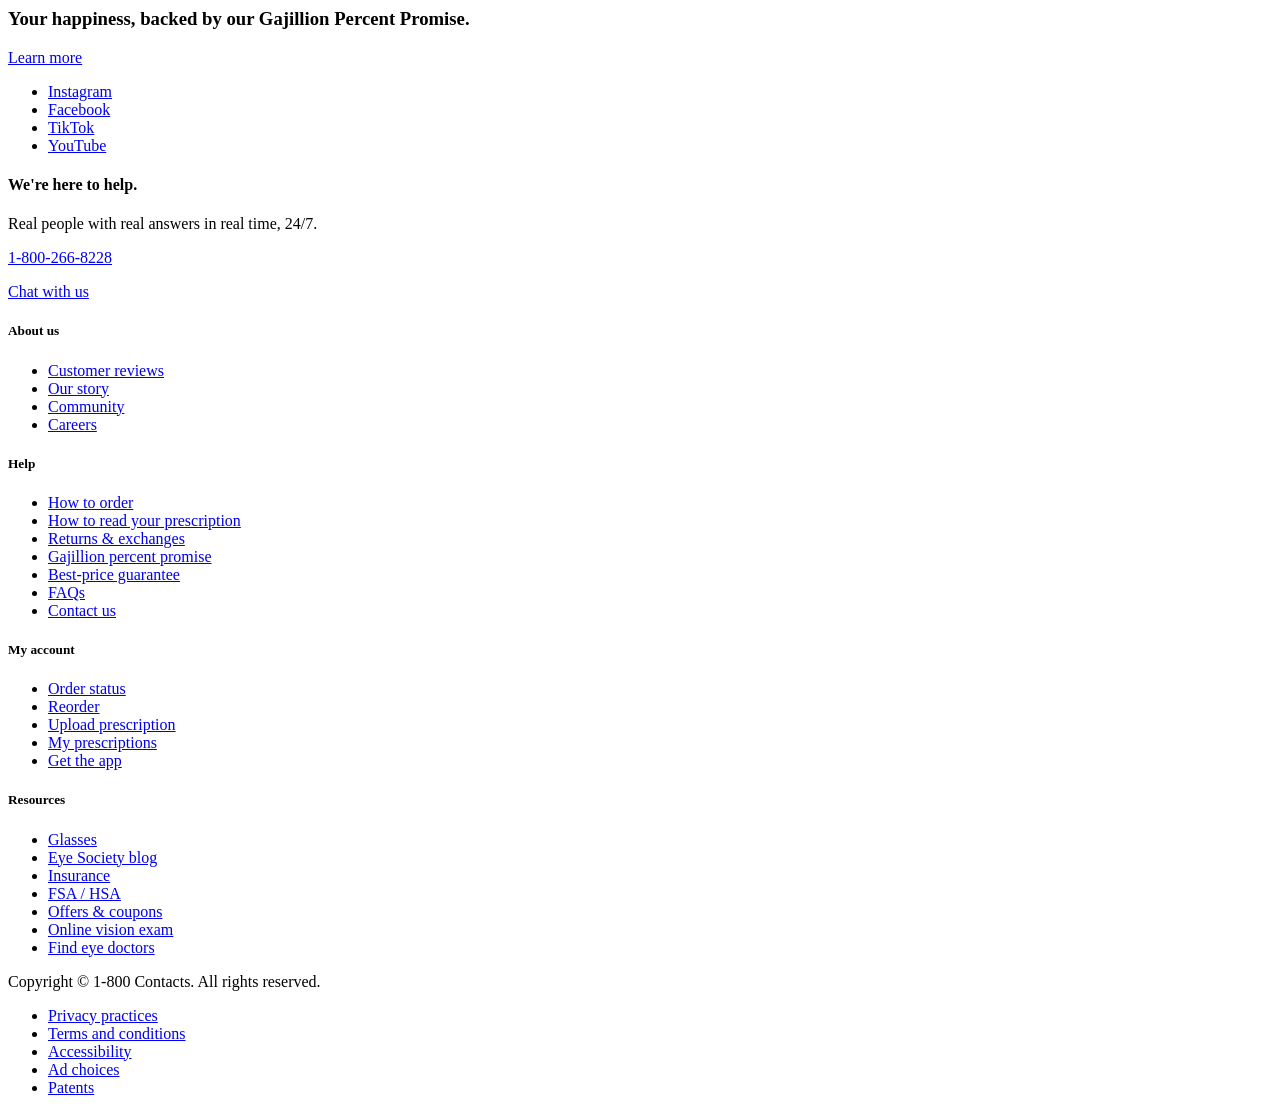
<file: content/footer.html>
<body>
<header></header>
<main>
  <div>
    <h3>Your happiness, backed by our Gajillion Percent Promise.</h3>
    <p><a href="/gajillion-percent-promise">Learn more</a></p>
    <ul>
      <li><a href="https://www.instagram.com/1800contacts/">Instagram</a></li>
      <li><a href="https://www.facebook.com/1800contacts/">Facebook</a></li>
      <li><a href="https://www.tiktok.com/@1800contacts">TikTok</a></li>
      <li><a href="https://www.youtube.com/user/1800contacts">YouTube</a></li>
    </ul>
  </div>
  <div>
    <h4>We're here to help.</h4>
    <p>Real people with real answers in real time, 24/7.</p>
    <p><a href="tel:18002668228">1-800-266-8228</a></p>
    <p><a href="/contact-us">Chat with us</a></p>
  </div>
  <div>
    <h5>About us</h5>
    <ul>
      <li><a href="/reviews">Customer reviews</a></li>
      <li><a href="/the-company">Our story</a></li>
      <li><a href="/eyesociety/category/community">Community</a></li>
      <li><a href="/careers">Careers</a></li>
    </ul>
    <h5>Help</h5>
    <ul>
      <li><a href="/how-to-order">How to order</a></li>
      <li><a href="/how-to-read-rx">How to read your prescription</a></li>
      <li><a href="/returns-and-exchanges">Returns &amp; exchanges</a></li>
      <li><a href="/gajillion-percent-promise">Gajillion percent promise</a></li>
      <li><a href="/best-price-guarantee">Best-price guarantee</a></li>
      <li><a href="/common-questions-faq">FAQs</a></li>
      <li><a href="/contact-us">Contact us</a></li>
    </ul>
    <h5>My account</h5>
    <ul>
      <li><a href="/account/order-history">Order status</a></li>
      <li><a href="/reorder">Reorder</a></li>
      <li><a href="/upload-rx">Upload prescription</a></li>
      <li><a href="/account/prescriptions">My prescriptions</a></li>
      <li><a href="/mobile-app">Get the app</a></li>
    </ul>
    <h5>Resources</h5>
    <ul>
      <li><a href="/glasses">Glasses</a></li>
      <li><a href="/eyesociety">Eye Society blog</a></li>
      <li><a href="/vision-insurance">Insurance</a></li>
      <li><a href="/fsa-fund-use">FSA / HSA</a></li>
      <li><a href="/coupon">Offers &amp; coupons</a></li>
      <li><a href="/exam/landing">Online vision exam</a></li>
      <li><a href="/eye-doctor-search">Find eye doctors</a></li>
    </ul>
  </div>
  <div>
    <p>Copyright © 1-800 Contacts. All rights reserved.</p>
    <ul>
      <li><a href="/privacy/notice-of-privacy-practices">Privacy practices</a></li>
      <li><a href="/terms/terms-and-conditions">Terms and conditions</a></li>
      <li><a href="/accessibility">Accessibility</a></li>
      <li><a href="#">Ad choices</a></li>
      <li><a href="/patents">Patents</a></li>
    </ul>
  </div>
</main>
<footer></footer>
</body>
</file>
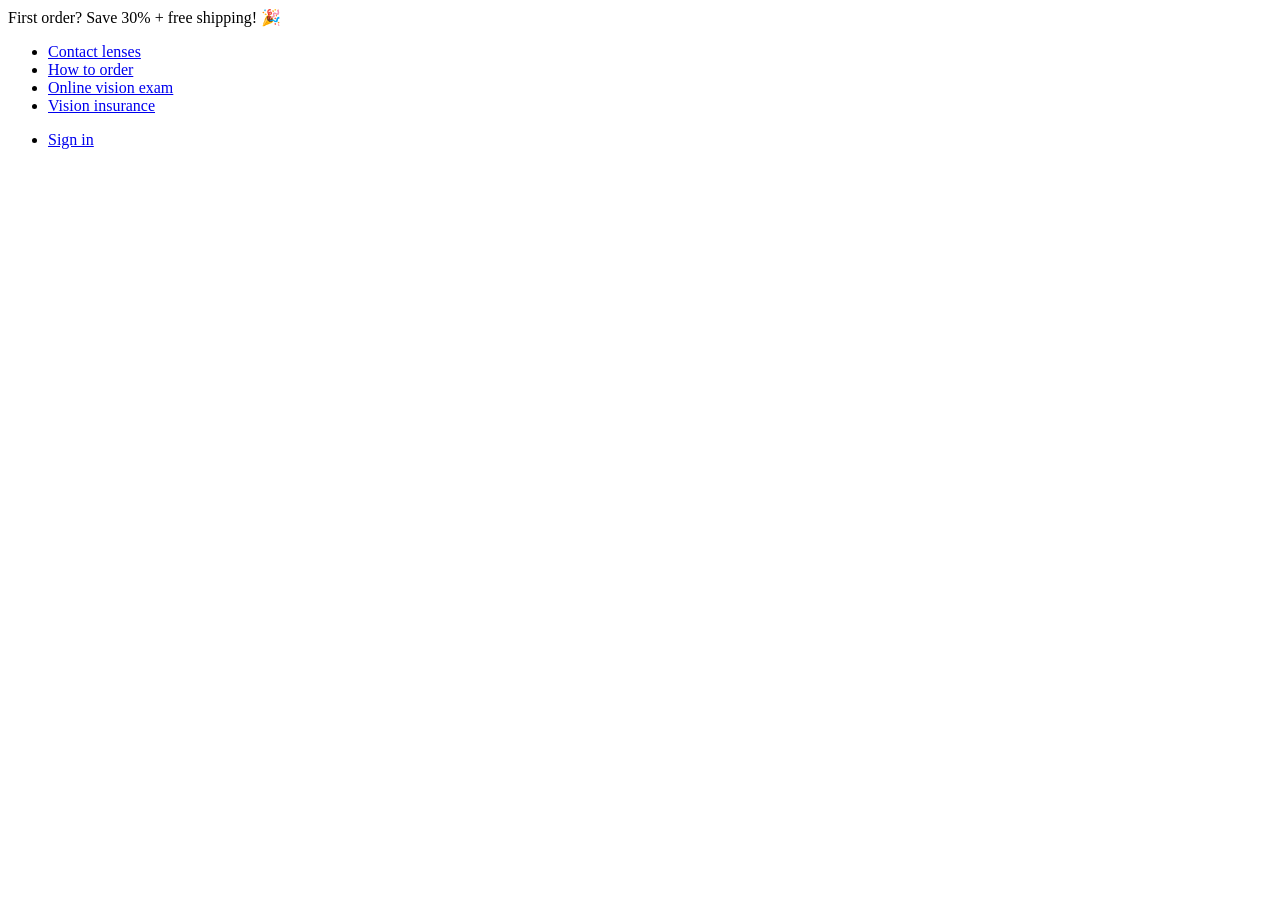
<file: content/nav.html>
<body>
<header></header>
<main>
  <div>
    <p>First order? Save 30% + free shipping! 🎉</p>
  </div>
  <div>
    <ul>
      <li><a href="/lenses">Contact lenses</a></li>
      <li><a href="/how-to-order">How to order</a></li>
      <li><a href="/exam">Online vision exam</a></li>
      <li><a href="/vision-insurance">Vision insurance</a></li>
    </ul>
  </div>
  <div>
    <ul>
      <li><a href="/account">Sign in</a></li>
    </ul>
  </div>
</main>
<footer></footer>
</body>
</file>
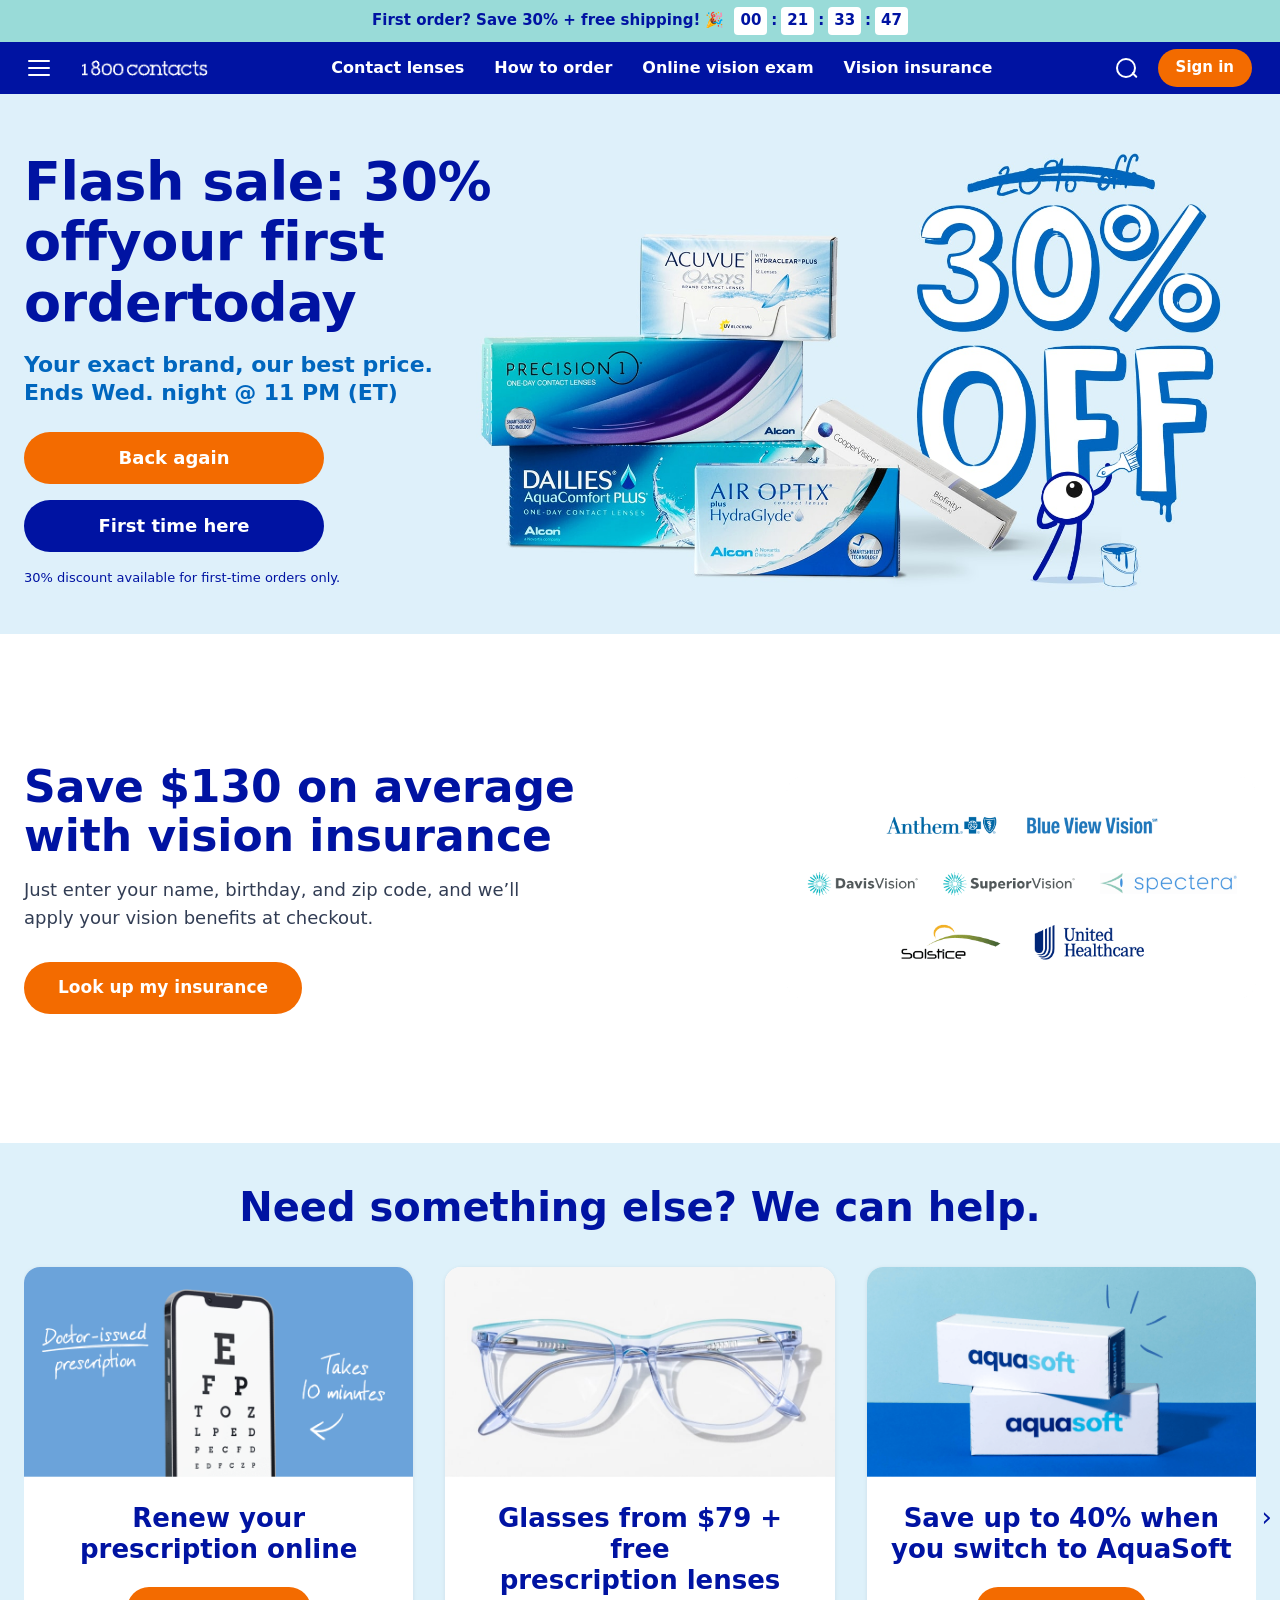
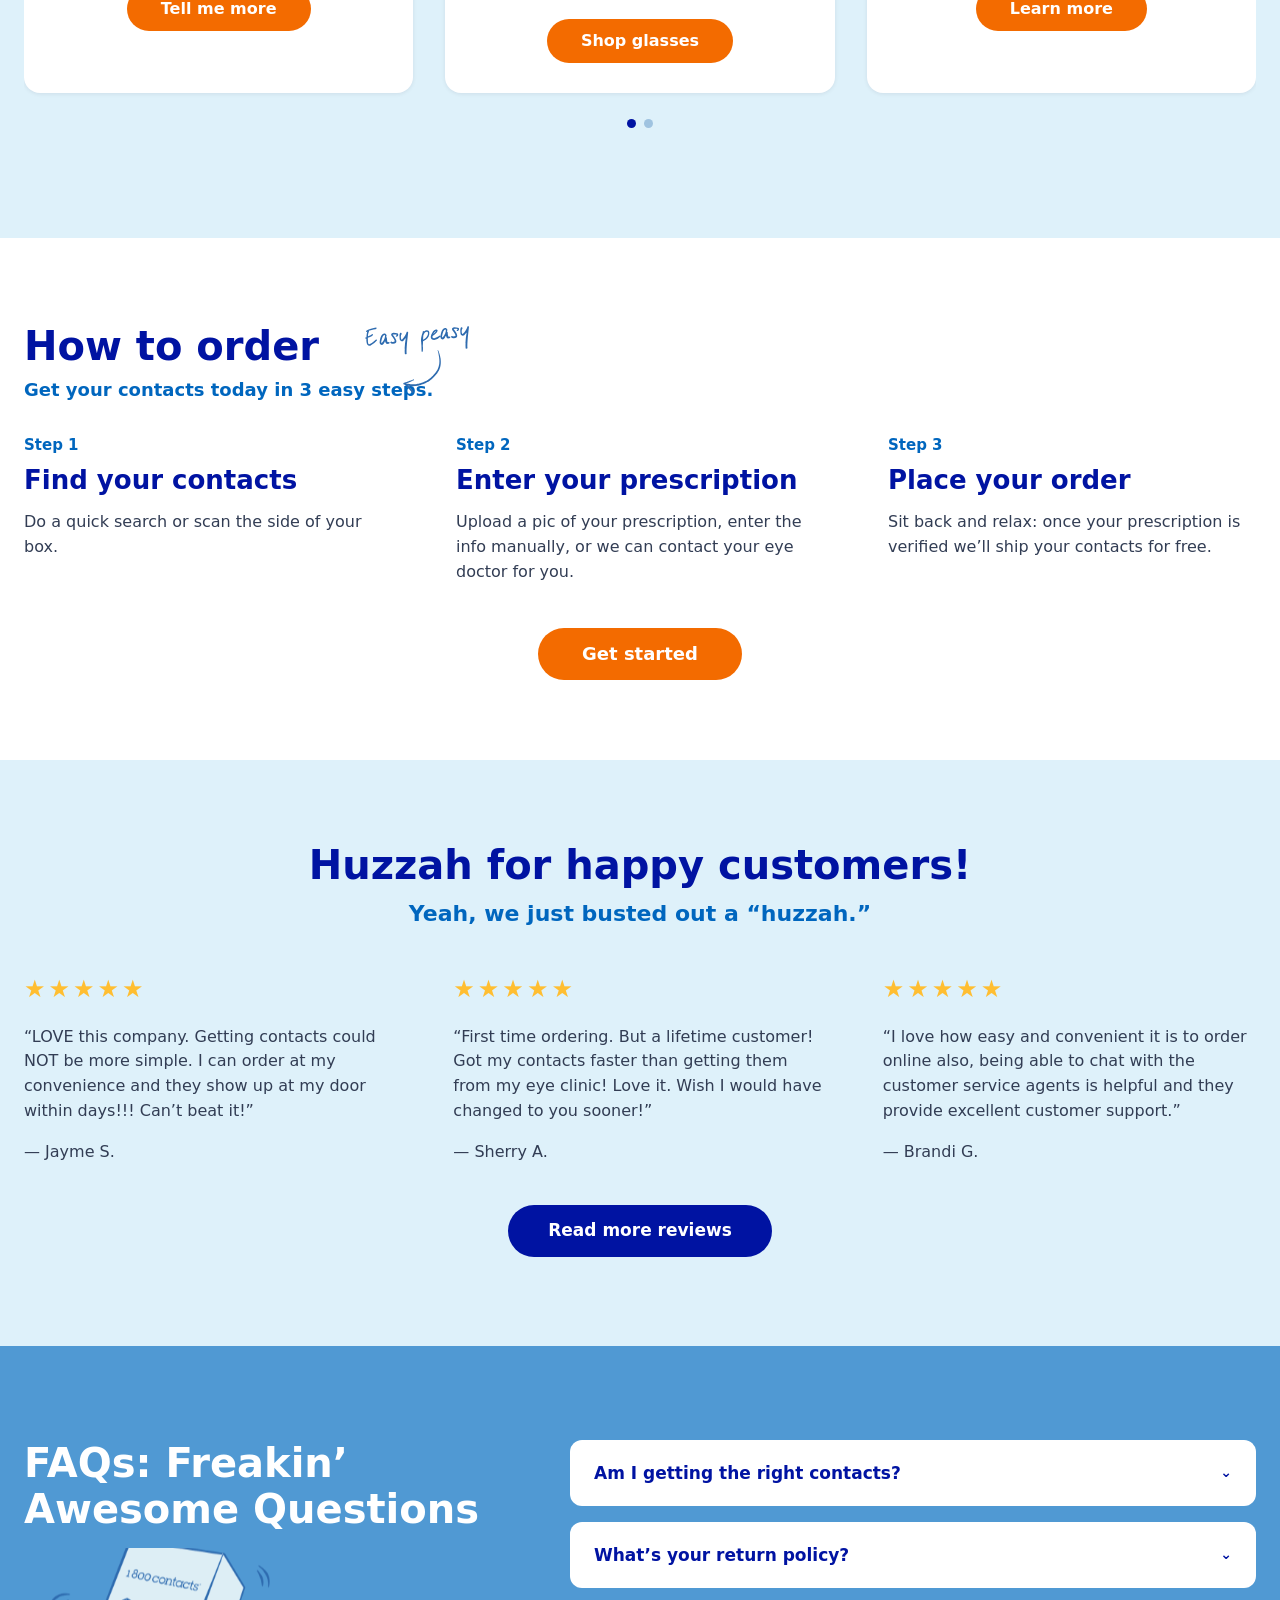
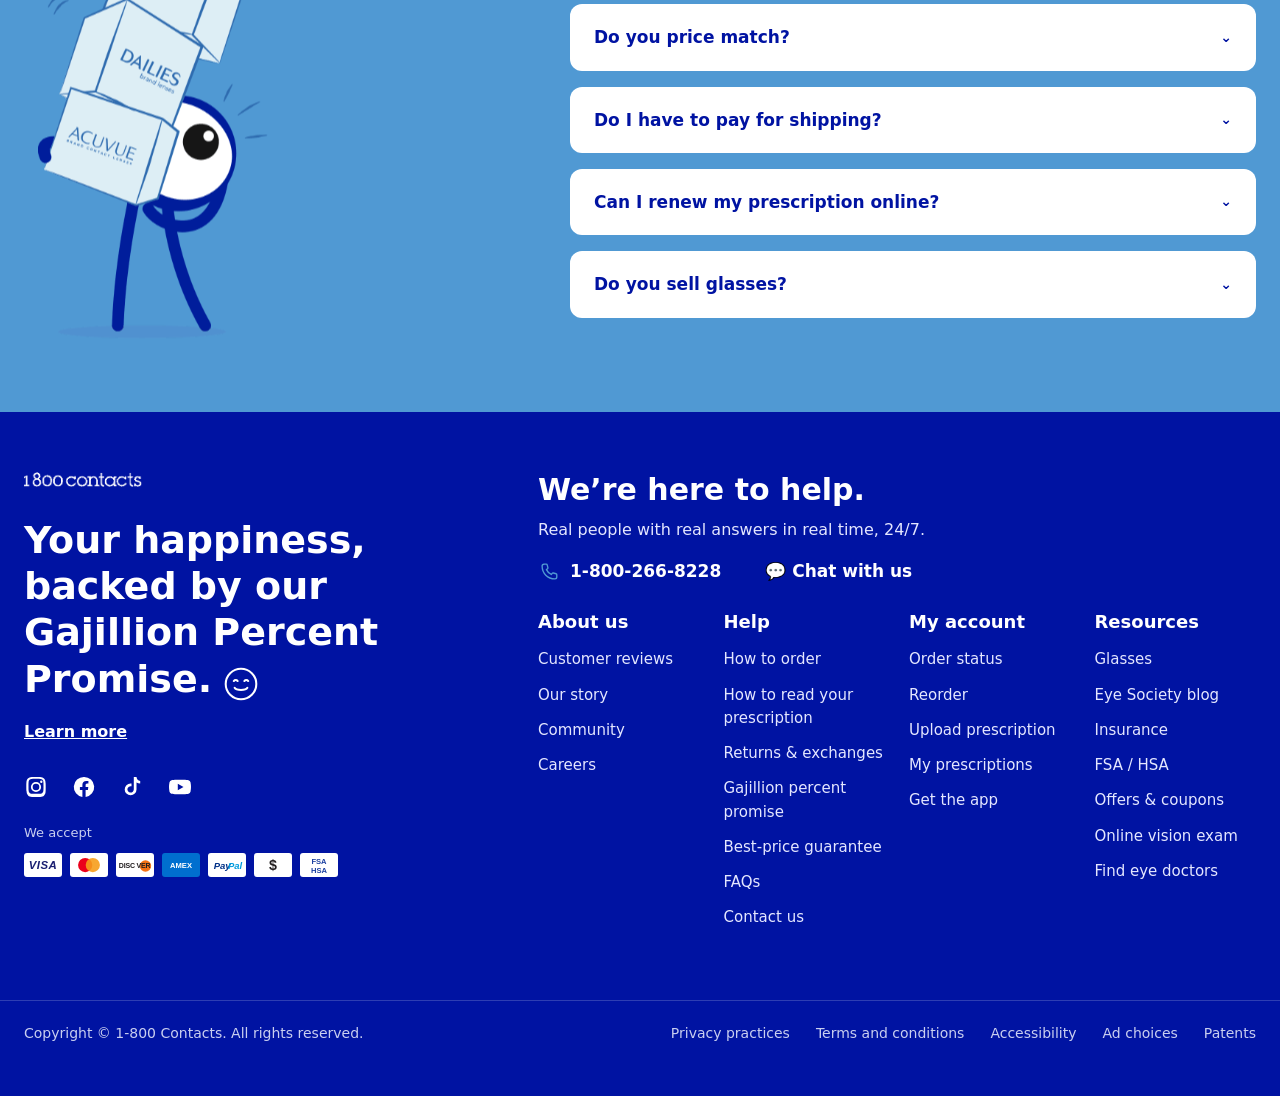
<file: stardust/prototypes/index-proposed.html>
<!DOCTYPE html>
<html lang="en">
<head>
<meta charset="utf-8">
<meta name="viewport" content="width=device-width, initial-scale=1">
<title>1-800 Contacts | Order Contact Lenses Online</title>
<meta name="description" content="At 1-800 Contacts, we beat any price on contact lenses, plus free, fast shipping and convenient online ordering. We Deliver. You Save™">
<style>
:root{
  --navy:#0013a2; --navy-deep:#000083; --blue:#0066be; --blue-mid:#5099d3;
  --fill:#def1fa; --hero-wash:#dbedf7; --mint:#99dbd8; --orange:#f36b00;
  --star:#ffbe31; --text:#323d54; --muted:#5c667a; --white:#fff;
  --heading:'Ambit','Nunito','Quicksand','Segoe UI',system-ui,sans-serif;
  --body:'Ambit','Nunito Sans','Helvetica Neue',system-ui,sans-serif;
  --container:1332px;
}
*{box-sizing:border-box;}
html,body{margin:0;padding:0;}
body{font-family:var(--body);color:var(--text);font-size:17px;line-height:1.55;-webkit-font-smoothing:antialiased;}
.wrap{max-width:var(--container);margin:0 auto;padding:0 24px;}
h1,h2,h3,h4,h5{font-family:var(--heading);font-weight:700;margin:0;line-height:1.2;color:var(--navy);}
a{color:inherit;text-decoration:none;}
img{max-width:100%;display:block;}
.btn{display:inline-flex;align-items:center;justify-content:center;border:none;border-radius:999px;
  font-family:var(--heading);font-weight:700;cursor:pointer;line-height:1;text-align:center;}
.btn-orange{background:var(--orange);color:#fff;}
.btn-navy{background:var(--navy);color:#fff;}

/* mobile-only chrome hidden on desktop */
.hero .art-m,.logos-m,.m-search,.m-cta,.faq-x,.hdr .moon,.m-br,.ex-m{display:none;}
.rev-sec .rev-dots{display:none;} /* reviews dots are mobile-only (2-class beats .dots) */

/* ---- promo bar ---- */
.promo{background:var(--mint);height:42px;display:flex;align-items:center;justify-content:center;
  gap:10px;color:var(--navy);font-family:var(--heading);font-weight:700;font-size:15px;}
.promo .digits{display:inline-flex;gap:4px;align-items:center;}
.promo .digits b{background:#fff;border-radius:4px;padding:2px 6px;min-width:26px;text-align:center;
  font-variant-numeric:tabular-nums;}
.promo .digits span{font-weight:700;}

/* ---- header ---- */
.hdr{background:var(--navy);height:52px;display:flex;align-items:center;}
.hdr .wrap{max-width:100%;padding:0 28px;display:flex;align-items:center;gap:28px;width:100%;}
.hdr .burger{width:22px;height:16px;display:flex;flex-direction:column;justify-content:space-between;margin-right:4px;}
.hdr .burger i{display:block;height:2px;background:#fff;border-radius:2px;}
.hdr .logo{height:16px;}
.hdr nav{display:flex;gap:30px;margin:0 auto;}
.hdr nav a{color:#fff;font-family:var(--heading);font-weight:600;font-size:16px;}
.hdr .right{display:flex;align-items:center;gap:22px;}
.hdr .search{width:20px;height:20px;border:2px solid #fff;border-radius:50%;position:relative;}
.hdr .search::after{content:"";position:absolute;width:7px;height:2px;background:#fff;transform:rotate(45deg);
  right:-4px;bottom:0;border-radius:2px;}
.hdr .signin{background:var(--orange);color:#fff;font-family:var(--heading);font-weight:700;font-size:15px;
  border-radius:999px;padding:7px 18px;}

/* ---- hero ---- */
.hero{position:relative;background:var(--hero-wash);overflow:hidden;}
.hero .art{position:absolute;inset:0;z-index:0;}
.hero .art img{width:100%;height:100%;object-fit:cover;object-position:right center;}
.hero .wrap{position:relative;z-index:1;padding-top:58px;padding-bottom:45px;min-height:479px;}
.hero .col{max-width:600px;}
.hero h1{font-size:54px;line-height:1.12;letter-spacing:-.5px;margin-bottom:18px;}
.hero .sub{color:var(--blue);font-family:var(--heading);font-weight:700;font-size:22px;line-height:1.25;margin-bottom:26px;}
.hero .cta{display:flex;flex-direction:column;gap:16px;max-width:300px;}
.hero .cta .btn{height:52px;font-size:18px;}
.hero .fineprint{color:var(--navy);font-size:13px;margin-top:16px;}

/* ---- insurance strip ---- */
.ins{background:#fff;}
.ins .wrap{display:flex;align-items:center;gap:40px;padding-top:128px;padding-bottom:129px;}
.ins .left{flex:1;max-width:620px;}
.ins h2{font-size:44px;line-height:1.12;margin-bottom:16px;}
.ins p{font-size:18px;color:var(--text);max-width:540px;margin:0 0 30px;}
.ins .btn{background:var(--orange);color:#fff;height:52px;font-size:17px;padding:0 34px;}
/* logos sit directly on the section background (no card) — the source ships one
   transparent cluster raster laid out Anthem+BlueView / Davis+Superior+Spectera / Solstice+United */
.ins .logos{flex:0 0 auto;width:470px;margin-left:auto;}

/* ---- cards / carousel ---- */
.cards-sec{background:var(--fill);}
.cards-sec .wrap{padding-top:40px;padding-bottom:110px;position:relative;}
.cards-sec h2{text-align:center;font-size:40px;margin-bottom:36px;}
/* carousel: all 5 cards live in the flex track. The view is a scroll-snap
   container — at rest (scrollLeft 0) it shows page 1 (3 cards) exactly as the
   live carousel does, so the pixel capture matches; the chevron / dots page it. */
.cards-view{overflow-x:auto;overflow-y:hidden;padding:10px 0;margin:-10px 0;
  scroll-snap-type:x mandatory;scroll-behavior:smooth;scrollbar-width:none;-ms-overflow-style:none;}
.cards-view::-webkit-scrollbar{display:none;}
.cards-row{display:flex;gap:32px;}
.card{flex:0 0 calc((100% - 64px)/3);background:#fff;border-radius:16px;overflow:hidden;box-shadow:0 1px 4px rgba(8,18,43,.08);
  display:flex;flex-direction:column;scroll-snap-align:start;}
.card .img{aspect-ratio:852/460;overflow:hidden;}
.card .img img{width:100%;height:100%;object-fit:cover;}
.card .img.ph{background:var(--hero-wash);} /* offscreen page-2 cards: source imagery behind carousel, not in capture */
.card .body{padding:26px 22px 30px;text-align:center;display:flex;flex-direction:column;align-items:center;gap:22px;flex:1;}
.card h5{font-size:26px;line-height:1.2;}
.card .btn{background:var(--orange);color:#fff;height:44px;font-size:16px;padding:0 34px;width:auto;}
.cards-sec .chevron{position:absolute;right:2px;top:52%;font-size:26px;color:var(--navy);cursor:pointer;
  user-select:none;background:none;border:none;padding:0 6px;line-height:1;}
.dots{display:flex;gap:8px;justify-content:center;margin-top:26px;}
.dots i{width:9px;height:9px;border-radius:50%;background:#9fc3e0;cursor:pointer;}
.dots i.on{background:var(--navy);}

/* ---- steps ---- */
.steps-sec{background:#fff;}
.steps-sec .wrap{padding-top:84px;padding-bottom:80px;}
.steps-head{position:relative;margin-bottom:30px;}
.steps-head h2{font-size:40px;display:inline-block;}
.steps-head .doodle{position:absolute;left:340px;top:-6px;width:110px;}
.steps-head .lead{color:var(--blue);font-family:var(--heading);font-weight:600;font-size:18px;margin-top:6px;}
.steps-row{display:grid;grid-template-columns:repeat(3,1fr);gap:64px;}
.step .n{color:var(--blue);font-family:var(--heading);font-weight:600;font-size:15px;margin-bottom:8px;}
.step h5{font-size:26px;margin-bottom:14px;}
.step p{font-size:16px;color:var(--text);margin:0;}
.steps-sec .cta{text-align:center;margin-top:44px;}
.steps-sec .cta .btn{background:var(--orange);color:#fff;height:52px;font-size:18px;padding:0 44px;}

/* ---- reviews ---- */
.rev-sec{background:var(--fill);}
.rev-sec .wrap{padding-top:81px;padding-bottom:89px;}
.rev-sec h2{text-align:center;font-size:40px;margin-bottom:8px;}
.rev-sec .sub{text-align:center;color:var(--blue);font-family:var(--heading);font-weight:700;font-size:22px;line-height:1.55;margin-bottom:40px;}
.rev-row{display:grid;grid-template-columns:repeat(3,1fr);gap:56px;}
.rev .stars{color:var(--star);font-size:24px;letter-spacing:3px;margin-bottom:16px;}
.rev p{font-size:16px;color:var(--text);margin:0 0 16px;}
.rev .who{font-size:16px;color:var(--text);}
.rev-sec .cta{text-align:center;margin-top:40px;}
.rev-sec .cta .btn{background:var(--navy);color:#fff;height:52px;font-size:17px;padding:0 40px;}

/* ---- faq ---- */
.faq-sec{background:var(--blue-mid);}
.faq-sec .wrap{display:flex;gap:56px;padding-top:94px;padding-bottom:28px;align-items:flex-start;}
.faq-left{flex:0 0 490px;}
.faq-sec h2{color:#fff;font-size:40px;line-height:1.15;}
.faq-left .mascot{width:290px;margin-top:16px;margin-left:-30px;}
.faq-list{flex:1;display:flex;flex-direction:column;gap:16px;}
.faq-item{background:#fff;border-radius:12px;padding:20px 24px;display:flex;flex-wrap:wrap;justify-content:space-between;
  align-items:center;cursor:pointer;}
.faq-item>span:first-child{flex:1;padding-right:16px;}
.faq-item span{color:var(--navy);font-family:var(--heading);font-weight:700;font-size:17px;}
.faq-item .chev{color:var(--navy);font-size:14px;flex:0 0 auto;transition:transform .2s ease;}
.faq-item.open .chev{transform:rotate(180deg);}
/* answer ships collapsed (display:none = capture-neutral, matches live's default); .open reveals it full-width below */
.faq-ans{display:none;flex-basis:100%;width:100%;color:var(--text);font-family:var(--body);font-weight:400;
  font-size:16px;line-height:1.55;padding-top:14px;}
.faq-item.open .faq-ans{display:block;}
.faq-ans a{color:var(--blue);text-decoration:underline;}

/* ---- footer ---- */
.ft{background:var(--navy);color:#fff;}
.ft .wrap{padding-top:60px;padding-bottom:52px;display:flex;gap:44px;}
.ft .brand{flex:0 0 470px;}
.ft .brand .logo{height:15px;margin-bottom:30px;}
.ft .brand h3{color:#fff;font-size:38px;line-height:1.22;margin-bottom:16px;}
.ft .brand h3 .smiley{width:34px;height:34px;display:inline-block;vertical-align:-9px;margin-left:12px;}
.ft .brand .learn{color:#fff;font-family:var(--heading);font-weight:700;text-decoration:underline;font-size:16px;}
.ft .social{display:flex;align-items:center;gap:24px;margin:30px 0 24px;}
.ft .social a{display:block;color:#fff;}
.ft .social svg{width:24px;height:24px;display:block;fill:currentColor;}
.ft .accept{font-size:13px;color:#c9cff0;margin-bottom:10px;}
.ft .pays{display:flex;gap:8px;}
.ft .pays .pay{width:38px;height:24px;background:#fff;border-radius:3px;display:flex;align-items:center;
  justify-content:center;overflow:hidden;}
.ft .pays .pay svg{width:100%;height:100%;display:block;}
.ft .pays .pay.amex{background:#006fcf;}
.ft .cols{flex:1;display:flex;gap:36px;}
.ft .help{flex:0 0 100%;}
.ft-right{flex:1;}
.ft-right .top{margin-bottom:26px;}
.ft-right .top h4{color:#fff;font-size:30px;margin-bottom:10px;}
.ft-right .top p{font-size:16px;color:#e4e7ff;margin:0 0 16px;}
.ft-right .contact{display:flex;align-items:center;gap:44px;font-family:var(--heading);font-weight:700;font-size:17px;}
.ft-right .contact .phone-ic{width:22px;height:22px;flex:0 0 auto;margin-right:10px;vertical-align:middle;}
.ft-right .contact span{display:inline-flex;align-items:center;}
.ft-cols{display:grid;grid-template-columns:repeat(4,1fr);gap:24px;}
.ft-col h5{color:#fff;font-size:18px;margin-bottom:16px;}
.ft-col a{display:block;color:#e4e7ff;font-size:15px;margin-bottom:12px;}
.ft .legal{border-top:1px solid rgba(255,255,255,.18);margin-top:6px;padding-top:22px;
  display:flex;justify-content:space-between;font-size:14px;color:#c9cff0;}
.ft .legal .links{display:flex;gap:26px;}

/* ============================ MOBILE (≤768px) ============================ */
@media (max-width:768px){
  .wrap{padding:0 18px;}

  /* promo — text over countdown, two rows */
  .promo{height:auto;flex-direction:column;gap:6px;padding:13px 14px;font-size:13.5px;line-height:1.2;text-align:center;}
  .promo .digits b{min-width:24px;}

  /* header — sticky, hamburger + logo + icons + sign in */
  .hdr{position:sticky;top:0;z-index:50;height:52px;}
  .hdr .wrap{padding:0 16px;gap:12px;}
  .hdr nav{display:none;}
  .hdr .logo{height:17px;}
  .hdr .right{margin-left:auto;gap:16px;}
  .hdr .moon{display:block;width:18px;height:18px;border-radius:50%;
    box-shadow:inset -5px 2px 0 0 #fff;transform:rotate(-20deg);}
  .hdr .signin{font-size:14px;padding:7px 15px;white-space:nowrap;}

  /* mobile search pill */
  .m-search{display:block;background:#fff;padding:8px 16px;}
  .m-search-pill{display:flex;align-items:center;gap:11px;height:34px;padding:0 18px;
    border:1px solid #dde5ee;border-radius:999px;color:#7c8698;
    font-family:var(--heading);font-weight:600;font-size:16px;}
  .m-search-pill .mag{width:16px;height:16px;border:2px solid #9aa4b5;border-radius:50%;position:relative;flex:0 0 auto;}
  .m-search-pill .mag::after{content:"";position:absolute;width:6px;height:2px;background:#9aa4b5;
    right:-4px;bottom:0;transform:rotate(45deg);border-radius:2px;}

  /* hero — art banner on top, text block on white below */
  .hero{background:#fff;overflow:visible;}
  .hero .art{position:static;inset:auto;}
  .hero .art-d{display:none;}
  .hero .art-m{display:block;width:100%;}
  .hero .wrap{position:static;padding:22px 20px 33px;min-height:0;text-align:center;}
  .hero .col{max-width:none;}
  .hero h1{font-size:31px;line-height:1.28;letter-spacing:-.3px;margin-bottom:14px;}
  .m-br{display:inline;}
  .hero .sub{font-size:18px;margin-bottom:24px;}
  .hero .cta{max-width:none;gap:14px;}
  .hero .cta .btn{height:52px;font-size:18px;width:100%;}
  .hero .fineprint{text-align:center;color:var(--muted);font-size:13px;margin-top:30px;}

  /* insurance — navy, centered, full-width btn, mobile logo card */
  .ins{background:var(--navy);}
  .ins .wrap{flex-direction:column;align-items:stretch;gap:0;padding:26px 20px 24px;text-align:center;}
  .ins .left{max-width:none;}
  .ins h2{color:#fff;font-size:30px;line-height:1.15;margin-bottom:18px;}
  .ins p{color:#dfe4ff;font-size:16px;max-width:none;margin:0 auto 26px;}
  .ins .btn{width:100%;height:56px;font-size:17px;}
  .ins .logos{flex:none;background:none;border:none;box-shadow:none;padding:0;border-radius:0;
    width:calc(100% + 40px);margin:28px -20px 0;}   /* full-bleed: card lift is 360px-native */
  .logos-d{display:none;}
  .logos-m{display:block;width:100%;}

  /* cards — 254px card + peek of next, full-bleed right (matches live carousel) */
  .cards-sec .wrap{padding:56px 0 96px;}
  .cards-sec h2{font-size:30px;line-height:1.15;margin-bottom:36px;padding:0 18px;}
  .cards-view{padding:0 0 0 32px;margin:0;height:371px;}
  .cards-row{gap:11px;align-items:flex-start;}
  .card{flex:0 0 254px;}
  .card .img{aspect-ratio:254/175;}
  .ex-d{display:none;}
  .ex-m{display:block;}
  .card .body{padding:28px 20px 40px;gap:18px;}
  .card h5{font-size:24px;}
  .card .btn{height:52px;font-size:16px;}
  .cards-sec .chevron{display:none;}
  .cards-sec .dots{padding:0 18px;}

  /* steps — stacked */
  .steps-sec .wrap{padding:46px 20px 38px;}
  .steps-head{margin-bottom:22px;}
  .steps-head h2{font-size:30px;}
  .steps-head .doodle{left:auto;right:6px;top:-2px;width:88px;}
  .steps-head .lead{font-size:17px;margin-top:8px;}
  .steps-row{grid-template-columns:1fr;gap:26px;}
  .step h5{font-size:24px;}
  .steps-sec .cta{margin-top:30px;}
  .steps-sec .cta .btn{width:100%;height:56px;}

  /* reviews — single-card clipped carousel with dots */
  .rev-sec .wrap{padding:26px 20px 12px;}
  .rev-sec h2{font-size:30px;}
  .rev-sec .sub{font-size:19px;line-height:1.3;margin-bottom:16px;}
  .rev-view{overflow-x:auto;overflow-y:hidden;scroll-snap-type:x mandatory;scroll-behavior:smooth;
    scrollbar-width:none;-ms-overflow-style:none;}
  .rev-view::-webkit-scrollbar{display:none;}
  .rev-row{display:flex;grid-template-columns:none;gap:24px;}
  .rev{flex:0 0 100%;text-align:center;scroll-snap-align:start;}
  .rev .stars{font-size:26px;margin-bottom:10px;}
  .rev p{margin:0 0 12px;}
  .rev-sec .rev-dots{display:flex;margin-top:18px;}
  .rev-sec .cta{margin-top:22px;}
  .rev-sec .cta .btn{width:100%;height:56px;}

  /* faq — stacked, circle-X icon, full-width accordion pills */
  .faq-sec .wrap{flex-direction:column;gap:0;padding:62px 18px 54px;align-items:stretch;}
  .faq-left{flex:none;text-align:center;}
  .faq-sec h2{font-size:30px;line-height:1.18;}
  .faq-left .mascot{display:none;}
  .faq-x{display:block;width:58px;height:58px;border:3px solid #fff;border-radius:50%;
    margin:26px auto 36px;position:relative;}
  .faq-x::before,.faq-x::after{content:"";position:absolute;top:50%;left:50%;width:22px;height:3px;
    background:#fff;border-radius:2px;}
  .faq-x::before{transform:translate(-50%,-50%) rotate(45deg);}
  .faq-x::after{transform:translate(-50%,-50%) rotate(-45deg);}
  .faq-list{gap:14px;}
  .faq-item{padding:20px 22px;}
  .faq-item span{font-size:16px;}

  /* footer — single column, reordered via display:contents, nav accordion */
  .ft .wrap{display:flex;flex-direction:column;gap:0;padding:36px 20px 28px;}
  .ft .brand,.ft .ft-right{display:contents;}
  .ft .brand .logo{order:1;height:16px;margin-bottom:24px;}
  .ft .brand h3{order:2;font-size:30px;line-height:1.22;margin-bottom:18px;}
  .ft .brand .learn{order:3;margin-bottom:40px;}
  .ft-right .top{order:4;margin-bottom:34px;}
  .ft-right .top h4{font-size:24px;}
  .ft-right .contact{flex-direction:column;gap:12px;}
  .ft-right .contact span+span{display:none;}
  .ft-cols{order:5;grid-template-columns:1fr;gap:0;}
  .ft-col{border-top:1px solid rgba(255,255,255,.15);padding:17px 0;}
  .ft-col h5{margin:0;font-size:17px;font-weight:700;}
  .ft-col h5::after{content:"⌄";float:right;font-weight:400;font-size:18px;}
  .ft-col a{display:none;}
  .ft .brand .social{order:6;margin:32px 0 22px;gap:24px;}
  .ft .brand .social svg{width:28px;height:28px;}
  .ft .brand .accept{order:7;font-size:14px;margin-bottom:12px;}
  .ft .brand .pays{order:8;flex-wrap:wrap;gap:8px;}
  .ft .brand .pays .pay{width:44px;height:28px;}
  .ft .brand h3 .smiley{width:30px;height:30px;vertical-align:-7px;margin-left:10px;}
  .ft .legal{flex-direction:column;align-items:flex-start;gap:18px;margin-top:34px;padding-top:24px;}
  .ft .legal .links{flex-wrap:wrap;gap:14px 22px;}

  /* sticky bottom CTA bar */
  .m-cta{display:flex;position:fixed;left:0;right:0;bottom:0;z-index:60;background:var(--navy);
    align-items:center;gap:14px;padding:13px 16px;box-shadow:0 -2px 14px rgba(0,0,0,.16);}
  .m-cta-x{background:none;border:none;color:#fff;font-size:22px;line-height:1;padding:0 2px;cursor:pointer;}
  .m-cta-txt{color:#fff;font-family:var(--heading);font-weight:700;font-size:16px;line-height:1.15;}
  .m-cta-btn{margin-left:auto;background:#fff;color:var(--navy);font-family:var(--heading);font-weight:700;
    border-radius:999px;padding:13px 22px;font-size:15px;white-space:nowrap;}
}
</style>
</head>
<body>

<!-- promo bar -->
<div class="promo">
  First order? Save 30% + free shipping! 🎉
  <span class="digits"><b>00</b>:<b>21</b>:<b>33</b>:<b>47</b></span>
</div>

<!-- header -->
<header class="hdr"><div class="wrap">
  <div class="burger"><i></i><i></i><i></i></div>
  <img class="logo" src="assets/logo-white.png" alt="1-800 Contacts">
  <nav>
    <a href="/lenses">Contact lenses</a>
    <a href="/how-to-order">How to order</a>
    <a href="/exam">Online vision exam</a>
    <a href="/vision-insurance">Vision insurance</a>
  </nav>
  <div class="right"><div class="moon"></div><div class="search"></div><a class="signin" href="/account">Sign in</a></div>
</div></header>

<!-- mobile search pill (mobile only) -->
<div class="m-search"><div class="m-search-pill"><span class="mag"></span>Find my contacts</div></div>

<main class="content">
<!-- hero -->
<section class="hero">
  <div class="art"><img class="art-d" src="assets/hero.jpg" alt="Best online contacts retailer"><img class="art-m" src="assets/hero-mobile.png" alt="30% off your exact brand of contacts"></div>
  <div class="wrap"><div class="col">
    <h1>Flash sale: 30% off<br class="m-br">your first order<br class="m-br">today</h1>
    <div class="sub">Your exact brand, our best price.<br>Ends Wed. night @ 11 PM (ET)</div>
    <div class="cta">
      <a class="btn btn-orange" href="/reorder">Back again</a>
      <a class="btn btn-navy" href="/lenses">First time here</a>
    </div>
    <div class="fineprint">30% discount available for first-time orders only.</div>
  </div></div>
</section>

<!-- insurance strip -->
<section class="ins"><div class="wrap">
  <div class="left">
    <h2>Save $130 on average with vision insurance</h2>
    <p>Just enter your name, birthday, and zip code, and we’ll apply your vision benefits at checkout.</p>
    <a class="btn" href="/vision-insurance">Look up my insurance</a>
  </div>
  <div class="logos"><img class="logos-d" src="assets/insurance-logos.png" alt="Anthem, Blue View Vision, Davis Vision, Superior Vision, Spectera"><img class="logos-m" src="assets/ins-logos-mobile.png" alt="Anthem, Blue View Vision, Davis Vision, Superior Vision, Solstice, Spectera, United Healthcare"></div>
</div></section>

<!-- cards / carousel -->
<section class="cards-sec"><div class="wrap">
  <h2>Need something else? We can help.</h2>
  <div class="cards-view">
  <div class="cards-row">
    <div class="card">
      <div class="img"><img class="ex-d" src="assets/card-exam.png" alt="Doctor-issued prescription, takes 10 minutes"><img class="ex-m" src="assets/card-exam-m.png" alt="Doctor-issued prescription, takes 10 minutes"></div>
      <div class="body"><h5>Renew your<br>prescription online</h5><a class="btn" href="/exam">Tell me more</a></div>
    </div>
    <div class="card">
      <div class="img"><img src="assets/card-glasses.jpg" alt="Glasses"></div>
      <div class="body"><h5>Glasses from $79 + free<br>prescription lenses</h5><a class="btn" href="/glasses">Shop glasses</a></div>
    </div>
    <div class="card">
      <div class="img"><img src="assets/card-aquasoft.png" alt="AquaSoft contact lenses"></div>
      <div class="body"><h5>Save up to 40% when<br>you switch to AquaSoft</h5><a class="btn" href="/try-contact-lens-brands/results/aquasoft-30">Learn more</a></div>
    </div>
    <div class="card">
      <div class="img ph"></div>
      <div class="body"><h5>Everything’s easier<br>on our app</h5><a class="btn" href="/mobile-app">View details</a></div>
    </div>
    <div class="card">
      <div class="img ph"></div>
      <div class="body"><h5>Our Gajillion Percent<br>Promise has your back</h5><a class="btn" href="/mt/gajillion-percent-promise">See what's included</a></div>
    </div>
  </div>
  </div>
  <div class="chevron">›</div>
  <div class="dots"><i class="on"></i><i></i><i></i><i></i><i></i></div>
</div></section>

<!-- steps -->
<section class="steps-sec"><div class="wrap">
  <div class="steps-head">
    <h2>How to order</h2>
    <img class="doodle" src="assets/easy-peasy.svg" alt="Easy peasy">
    <div class="lead">Get your contacts today in 3 easy steps.</div>
  </div>
  <div class="steps-row">
    <div class="step"><div class="n">Step 1</div><h5>Find your contacts</h5><p>Do a quick search or scan the side of your box.</p></div>
    <div class="step"><div class="n">Step 2</div><h5>Enter your prescription</h5><p>Upload a pic of your prescription, enter the info manually, or we can contact your eye doctor for you.</p></div>
    <div class="step"><div class="n">Step 3</div><h5>Place your order</h5><p>Sit back and relax: once your prescription is verified we’ll ship your contacts for free.</p></div>
  </div>
  <div class="cta"><a class="btn" href="/lenses">Get started</a></div>
</div></section>

<!-- reviews -->
<section class="rev-sec"><div class="wrap">
  <h2>Huzzah for happy customers!</h2>
  <h5 class="sub">Yeah, we just busted out a “huzzah.”</h5>
  <div class="rev-view"><div class="rev-row">
    <div class="rev"><div class="stars">★★★★★</div><p>“LOVE this company. Getting contacts could NOT be more simple. I can order at my convenience and they show up at my door within days!!! Can’t beat it!”</p><div class="who">— Jayme S.</div></div>
    <div class="rev"><div class="stars">★★★★★</div><p>“First time ordering. But a lifetime customer! Got my contacts faster than getting them from my eye clinic! Love it. Wish I would have changed to you sooner!”</p><div class="who">— Sherry A.</div></div>
    <div class="rev"><div class="stars">★★★★★</div><p>“I love how easy and convenient it is to order online also, being able to chat with the customer service agents is helpful and they provide excellent customer support.”</p><div class="who">— Brandi G.</div></div>
  </div></div>
  <div class="dots rev-dots"><i class="on"></i><i></i><i></i></div>
  <div class="cta"><a class="btn" href="/reviews">Read more reviews</a></div>
</div></section>

<!-- faq -->
<section class="faq-sec"><div class="wrap">
  <div class="faq-left">
    <h2>FAQs: Freakin’<br>Awesome Questions</h2>
    <div class="faq-x" aria-hidden="true"></div>
    <img class="mascot" src="assets/faq-mascot.png" alt="1-800 Contacts mascot holding boxes of contacts">
  </div>
  <div class="faq-list">
    <div class="faq-item"><span>Am I getting the right contacts?</span><span class="chev">⌄</span>
      <div class="faq-ans">Yes! We triple-check your prescription to make sure you get the same high-quality contacts your doctor prescribed.</div></div>
    <div class="faq-item"><span>What’s your return policy?</span><span class="chev">⌄</span>
      <div class="faq-ans">You can return or exchange any unopened contacts for free—no time limit. Learn more.</div></div>
    <div class="faq-item"><span>Do you price match?</span><span class="chev">⌄</span>
      <div class="faq-ans">We sure do! If you find a better price elsewhere, we’ll beat it. Learn more.</div></div>
    <div class="faq-item"><span>Do I have to pay for shipping?</span><span class="chev">⌄</span>
      <div class="faq-ans">Nope, not unless you want to upgrade to faster shipping (but our free standard shipping is ridiculously fast).</div></div>
    <div class="faq-item"><span>Can I renew my prescription online?</span><span class="chev">⌄</span>
      <div class="faq-ans">Yes! You can conveniently renew your prescription with our online vision exam, ExpressExam. <a href="/exam">See if you qualify</a>.</div></div>
    <div class="faq-item"><span>Do you sell glasses?</span><span class="chev">⌄</span>
      <div class="faq-ans">Heck yes we do. Our sister site, The Framery, delivers stylish, high-quality frames and lenses directly to you—without the middlemen or designer markups. <a href="/glasses">Check out hundreds of frames and find your perfect pair.</a></div></div>
  </div>
</div></section>

</main>

<!-- footer -->
<footer class="ft"><div class="wrap">
  <div class="brand">
    <img class="logo" src="assets/logo-white.png" alt="1-800 Contacts">
    <h3><span>Your happiness, backed by our Gajillion Percent Promise.</span><svg class="smiley" viewBox="0 0 40 40" aria-hidden="true"><circle cx="20" cy="20" r="18" fill="none" stroke="#fff" stroke-width="2.4"/><path d="M11.5 16.5c1.2-1.6 3.4-1.6 4.6 0M23.9 16.5c1.2-1.6 3.4-1.6 4.6 0" fill="none" stroke="#fff" stroke-width="2.4" stroke-linecap="round"/><path d="M12.5 24.5c2 3.4 13 3.4 15 0" fill="none" stroke="#fff" stroke-width="2.4" stroke-linecap="round"/></svg></h3>
    <a class="learn" href="/gajillion-percent-promise">Learn more</a>
    <div class="social">
      <a href="https://www.instagram.com/1800contacts/" aria-label="Instagram"><svg viewBox="0 0 24 24" aria-hidden="true"><path d="M12 2c2.7 0 3 0 4.1.1 1 0 1.7.2 2.3.4.6.3 1.1.6 1.6 1.1s.8 1 1.1 1.6c.2.6.4 1.3.4 2.3C21.7 8.6 21.7 9 21.7 12s0 3.4-.1 4.5c0 1-.2 1.7-.4 2.3-.3.6-.6 1.1-1.1 1.6s-1 .8-1.6 1.1c-.6.2-1.3.4-2.3.4-1.1.1-1.4.1-4.1.1s-3 0-4.1-.1c-1 0-1.7-.2-2.3-.4-.6-.3-1.1-.6-1.6-1.1s-.8-1-1.1-1.6c-.2-.6-.4-1.3-.4-2.3C2.3 15.4 2.3 15 2.3 12s0-3.4.1-4.5c0-1 .2-1.7.4-2.3.3-.6.6-1.1 1.1-1.6s1-.8 1.6-1.1c.6-.2 1.3-.4 2.3-.4C9 2 9.3 2 12 2zm0 1.8c-2.7 0-3 0-4 .1-.8 0-1.2.2-1.5.3-.4.1-.7.3-1 .6s-.5.6-.6 1c-.1.3-.3.7-.3 1.5-.1 1-.1 1.3-.1 4s0 3 .1 4c0 .8.2 1.2.3 1.5.1.4.3.7.6 1s.6.5 1 .6c.3.1.7.3 1.5.3 1 .1 1.3.1 4 .1s3 0 4-.1c.8 0 1.2-.2 1.5-.3.4-.1.7-.3 1-.6s.5-.6.6-1c.1-.3.3-.7.3-1.5.1-1 .1-1.3.1-4s0-3-.1-4c0-.8-.2-1.2-.3-1.5-.1-.4-.3-.7-.6-1s-.6-.5-1-.6c-.3-.1-.7-.3-1.5-.3-1-.1-1.3-.1-4-.1zm0 3.1a5.1 5.1 0 110 10.2 5.1 5.1 0 010-10.2zm0 1.8a3.3 3.3 0 100 6.6 3.3 3.3 0 000-6.6zm5.3-3.2a1.2 1.2 0 110 2.4 1.2 1.2 0 010-2.4z"/></svg></a>
      <a href="https://www.facebook.com/1800contacts/" aria-label="Facebook"><svg viewBox="0 0 24 24" aria-hidden="true"><path d="M12 2a10 10 0 00-1.6 19.9v-7h-2.5V12h2.5V9.8c0-2.5 1.5-3.9 3.8-3.9 1.1 0 2.2.2 2.2.2v2.5h-1.2c-1.2 0-1.6.8-1.6 1.6V12h2.7l-.4 2.9h-2.3v7A10 10 0 0012 2z"/></svg></a>
      <a href="https://www.tiktok.com/@1800contacts" aria-label="TikTok"><svg viewBox="0 0 24 24" aria-hidden="true"><path d="M16.5 2c.3 2.1 1.5 3.8 3.7 4v2.6c-1.3 0-2.6-.4-3.7-1.1v6.9a5.9 5.9 0 11-5.9-5.9c.3 0 .6 0 .9.1v2.7a3.2 3.2 0 102.3 3V2h2.7z"/></svg></a>
      <a href="https://www.youtube.com/user/1800contacts" aria-label="YouTube"><svg viewBox="0 0 24 24" aria-hidden="true"><path d="M22.5 7.2a2.8 2.8 0 00-2-2C18.8 4.7 12 4.7 12 4.7s-6.8 0-8.5.5a2.8 2.8 0 00-2 2A29 29 0 001 12a29 29 0 00.5 4.8 2.8 2.8 0 002 2c1.7.5 8.5.5 8.5.5s6.8 0 8.5-.5a2.8 2.8 0 002-2A29 29 0 0023 12a29 29 0 00-.5-4.8zM9.8 15.3V8.7l5.7 3.3-5.7 3.3z"/></svg></a>
    </div>
    <div class="accept">We accept</div>
    <div class="pays">
      <span class="pay" title="Visa"><svg viewBox="0 0 40 24" aria-hidden="true"><text x="20" y="16.5" text-anchor="middle" font-family="Arial,Helvetica,sans-serif" font-weight="700" font-style="italic" font-size="12" letter-spacing="0.5" fill="#1a1f71">VISA</text></svg></span>
      <span class="pay" title="Mastercard"><svg viewBox="0 0 40 24" aria-hidden="true"><circle cx="16" cy="12" r="7.5" fill="#eb001b"/><circle cx="24" cy="12" r="7.5" fill="#f79e1b" fill-opacity=".9"/></svg></span>
      <span class="pay" title="Discover"><svg viewBox="0 0 40 24" aria-hidden="true"><text x="3" y="15.5" font-family="Arial,Helvetica,sans-serif" font-weight="800" font-size="7.4" letter-spacing="-.2" fill="#231f20">DISC</text><circle cx="31" cy="13" r="6" fill="#f47216"/><text x="21.5" y="15.5" font-family="Arial,Helvetica,sans-serif" font-weight="800" font-size="7.4" letter-spacing="-.2" fill="#231f20">VER</text></svg></span>
      <span class="pay amex" title="American Express"><svg viewBox="0 0 40 24" aria-hidden="true"><text x="20" y="15.5" text-anchor="middle" font-family="Arial,Helvetica,sans-serif" font-weight="800" font-size="8" letter-spacing="0" fill="#fff">AMEX</text></svg></span>
      <span class="pay" title="PayPal"><svg viewBox="0 0 40 24" aria-hidden="true"><text x="6" y="16" font-family="Arial,Helvetica,sans-serif" font-weight="800" font-style="italic" font-size="10" fill="#003087">Pay</text><text x="21" y="16" font-family="Arial,Helvetica,sans-serif" font-weight="800" font-style="italic" font-size="10" fill="#009cde">Pal</text></svg></span>
      <span class="pay" title="Cash"><svg viewBox="0 0 40 24" aria-hidden="true"><text x="20" y="17" text-anchor="middle" font-family="Arial,Helvetica,sans-serif" font-weight="800" font-size="15" fill="#231f20">$</text></svg></span>
      <span class="pay" title="FSA / HSA"><svg viewBox="0 0 40 24" aria-hidden="true"><text x="20" y="11" text-anchor="middle" font-family="Arial,Helvetica,sans-serif" font-weight="800" font-size="8" fill="#1a3fa0">FSA</text><text x="20" y="20" text-anchor="middle" font-family="Arial,Helvetica,sans-serif" font-weight="800" font-size="8" fill="#1a3fa0">HSA</text></svg></span>
    </div>
  </div>
  <div class="ft-right">
    <div class="top">
      <h4>We’re here to help.</h4>
      <p>Real people with real answers in real time, 24/7.</p>
      <div class="contact"><span><svg class="phone-ic" viewBox="0 0 24 24" aria-hidden="true"><path d="M6.5 3.5c-1.1 0-2 .9-2 2C4.5 13.5 10.5 19.5 18.5 19.5c1.1 0 2-.9 2-2v-2.6c0-.5-.3-.9-.8-1l-3-.8c-.4-.1-.9 0-1.2.4l-1 1.2c-2.3-1.1-4.2-3-5.3-5.3l1.2-1c.3-.3.5-.8.4-1.2l-.8-3c-.1-.5-.5-.8-1-.8H6.5z" fill="none" stroke="#5099d3" stroke-width="1.5" stroke-linejoin="round"/></svg>1-800-266-8228</span><span>💬 Chat with us</span></div>
    </div>
    <div class="ft-cols">
      <div class="ft-col"><h5>About us</h5><a href="/reviews">Customer reviews</a><a href="/the-company">Our story</a><a href="/eyesociety/category/community">Community</a><a href="/careers">Careers</a></div>
      <div class="ft-col"><h5>Help</h5><a href="/how-to-order">How to order</a><a href="/how-to-read-rx">How to read your prescription</a><a href="/returns-and-exchanges">Returns &amp; exchanges</a><a href="/gajillion-percent-promise">Gajillion percent promise</a><a href="/best-price-guarantee">Best-price guarantee</a><a href="/common-questions-faq">FAQs</a><a href="/contact-us">Contact us</a></div>
      <div class="ft-col"><h5>My account</h5><a href="/account/order-history">Order status</a><a href="/reorder">Reorder</a><a href="/upload-rx">Upload prescription</a><a href="/account/prescriptions">My prescriptions</a><a href="/mobile-app">Get the app</a></div>
      <div class="ft-col"><h5>Resources</h5><a href="/glasses">Glasses</a><a href="/eyesociety">Eye Society blog</a><a href="/vision-insurance">Insurance</a><a href="/fsa-fund-use">FSA / HSA</a><a href="/coupon">Offers &amp; coupons</a><a href="/exam/landing">Online vision exam</a><a href="/eye-doctor-search">Find eye doctors</a></div>
    </div>
  </div>
</div>
<div class="wrap legal">
  <span>Copyright © 1-800 Contacts. All rights reserved.</span>
  <span class="links"><a href="/privacy/notice-of-privacy-practices">Privacy practices</a><a href="/terms/terms-and-conditions">Terms and conditions</a><a href="/accessibility">Accessibility</a><a href="#">Ad choices</a><a href="/patents">Patents</a></span>
</div>
</footer>

<script>
/* Functional carousels: cards (2 pages desktop / 5 mobile) + reviews (mobile swipe).
   The view is a native scroll-snap container; dots + chevron drive scrollTo and
   reflect the current page. Dots are (re)built per breakpoint from the page count. */
(function(){
  function initCarousel(view, dotsEl, opts){
    if(!view || !dotsEl) return;
    var track = view.querySelector(opts.rowSel);
    var cards = Array.prototype.slice.call(track.children);
    if(!cards.length) return;
    var pages = 1, pageW = 0;
    var mobile = function(){ return window.matchMedia('(max-width:768px)').matches; };
    function measure(){
      var perView = mobile() ? 1 : opts.perView;
      var cw = cards[0].getBoundingClientRect().width;
      var cs = getComputedStyle(track);
      var gap = parseFloat(cs.columnGap || cs.gap || '0') || 0;
      pageW = perView === 1 ? (cw + gap) : view.clientWidth;
      pages = Math.max(1, Math.ceil(cards.length / perView));
      buildDots();
      update();
    }
    function buildDots(){
      dotsEl.innerHTML = '';
      for(var i = 0; i < pages; i++){
        var d = document.createElement('i');
        (function(idx){ d.addEventListener('click', function(){ go(idx); }); })(i);
        dotsEl.appendChild(d);
      }
    }
    function activeIdx(){ return Math.max(0, Math.min(pages - 1, Math.round(view.scrollLeft / pageW))); }
    function go(i){ view.scrollTo({ left: i * pageW, behavior: 'smooth' }); }
    function update(){
      var a = activeIdx();
      Array.prototype.forEach.call(dotsEl.children, function(d, i){ d.classList.toggle('on', i === a); });
    }
    view.addEventListener('scroll', update, { passive: true });
    if(opts.next) opts.next.addEventListener('click', function(){
      var a = activeIdx() + 1; if(a >= pages) a = 0; go(a);
    });
    var t; window.addEventListener('resize', function(){ clearTimeout(t); t = setTimeout(measure, 150); });
    measure();
  }
  initCarousel(
    document.querySelector('.cards-sec .cards-view'),
    document.querySelector('.cards-sec .dots'),
    { rowSel: '.cards-row', perView: 3, next: document.querySelector('.cards-sec .chevron') }
  );
  initCarousel(
    document.querySelector('.rev-view'),
    document.querySelector('.rev-dots'),
    { rowSel: '.rev-row', perView: 3, next: null }
  );

  /* FAQ accordion: answers ship in the DOM collapsed (capture-neutral); click/Enter
     toggles open and rotates the chevron. Clicks inside an open answer don't collapse it. */
  Array.prototype.forEach.call(document.querySelectorAll('.faq-item'), function(item){
    item.setAttribute('role', 'button');
    item.setAttribute('tabindex', '0');
    item.setAttribute('aria-expanded', 'false');
    function toggle(){
      var open = item.classList.toggle('open');
      item.setAttribute('aria-expanded', open ? 'true' : 'false');
    }
    item.addEventListener('click', function(e){ if(e.target.closest('.faq-ans')) return; toggle(); });
    item.addEventListener('keydown', function(e){
      if(e.key === 'Enter' || e.key === ' '){ e.preventDefault(); toggle(); }
    });
  });
})();
</script>

<!-- mobile sticky bottom CTA (mobile only) -->
<div class="m-cta">
  <button class="m-cta-x" aria-label="Dismiss">×</button>
  <span class="m-cta-txt">Get 30% off<br>your first order.</span>
  <a class="m-cta-btn" href="/lenses">Find my contacts</a>
</div>

</body>
</html>
</file>
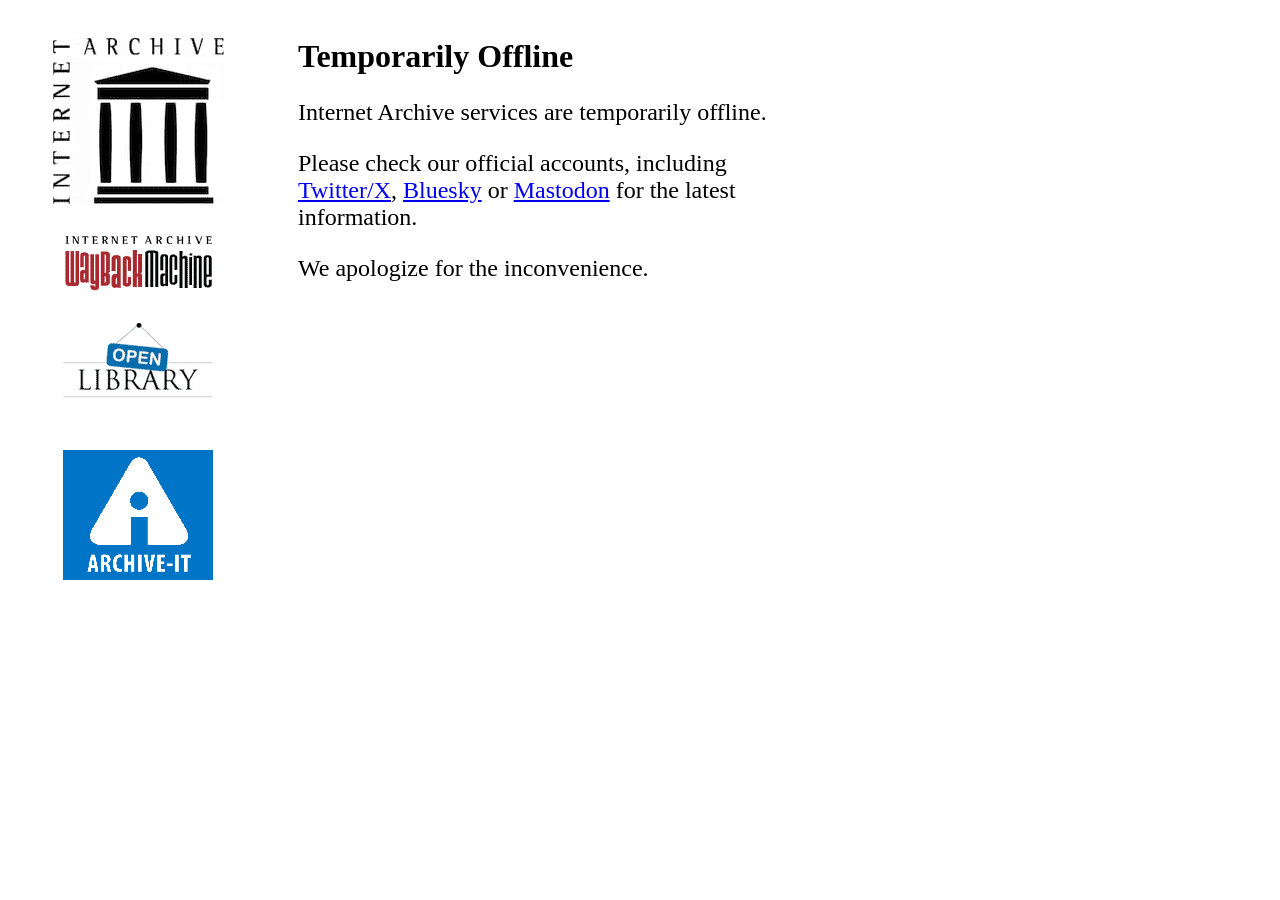
<file: stardust/replica/css-lift/archived-home.html>
<html><head><meta charset="UTF-8"><title>Internet Archive: Temporarily Offline</title><style>p{font-size:24px;}img{margin-bottom:2rem;}</style></head>
<body style="padding:30px 0;">
<div style="float:left;width:260px;text-align:center;">
<img xsrc="logo_ia.jpg" src="[data-uri]">
<img xsrc="logo_wm.png" src="[data-uri]">
<img xsrc="logo_ol.png" src="[data-uri]">
<img xsrc="logo_ait.png" src="[data-uri]">
</div>
<div style="overflow:hidden;width:500px;padding:0 30px">
<h1 style="margin-top:0">Temporarily Offline</h1>
<p>Internet Archive services are temporarily offline.</p>
<p>Please check our official accounts, including <a href="https://twitter.com/internetarchive/">Twitter/X</a>, <a href="https://bsky.app/profile/did:plc:73dpznbu4wqwtcyurwbiulov">Bluesky</a> or <a href="https://mastodon.archive.org/deck/@internetarchive">Mastodon</a> for the latest information.</p>
<p>We apologize for the inconvenience.</p>
</div></body></html>
</file>
